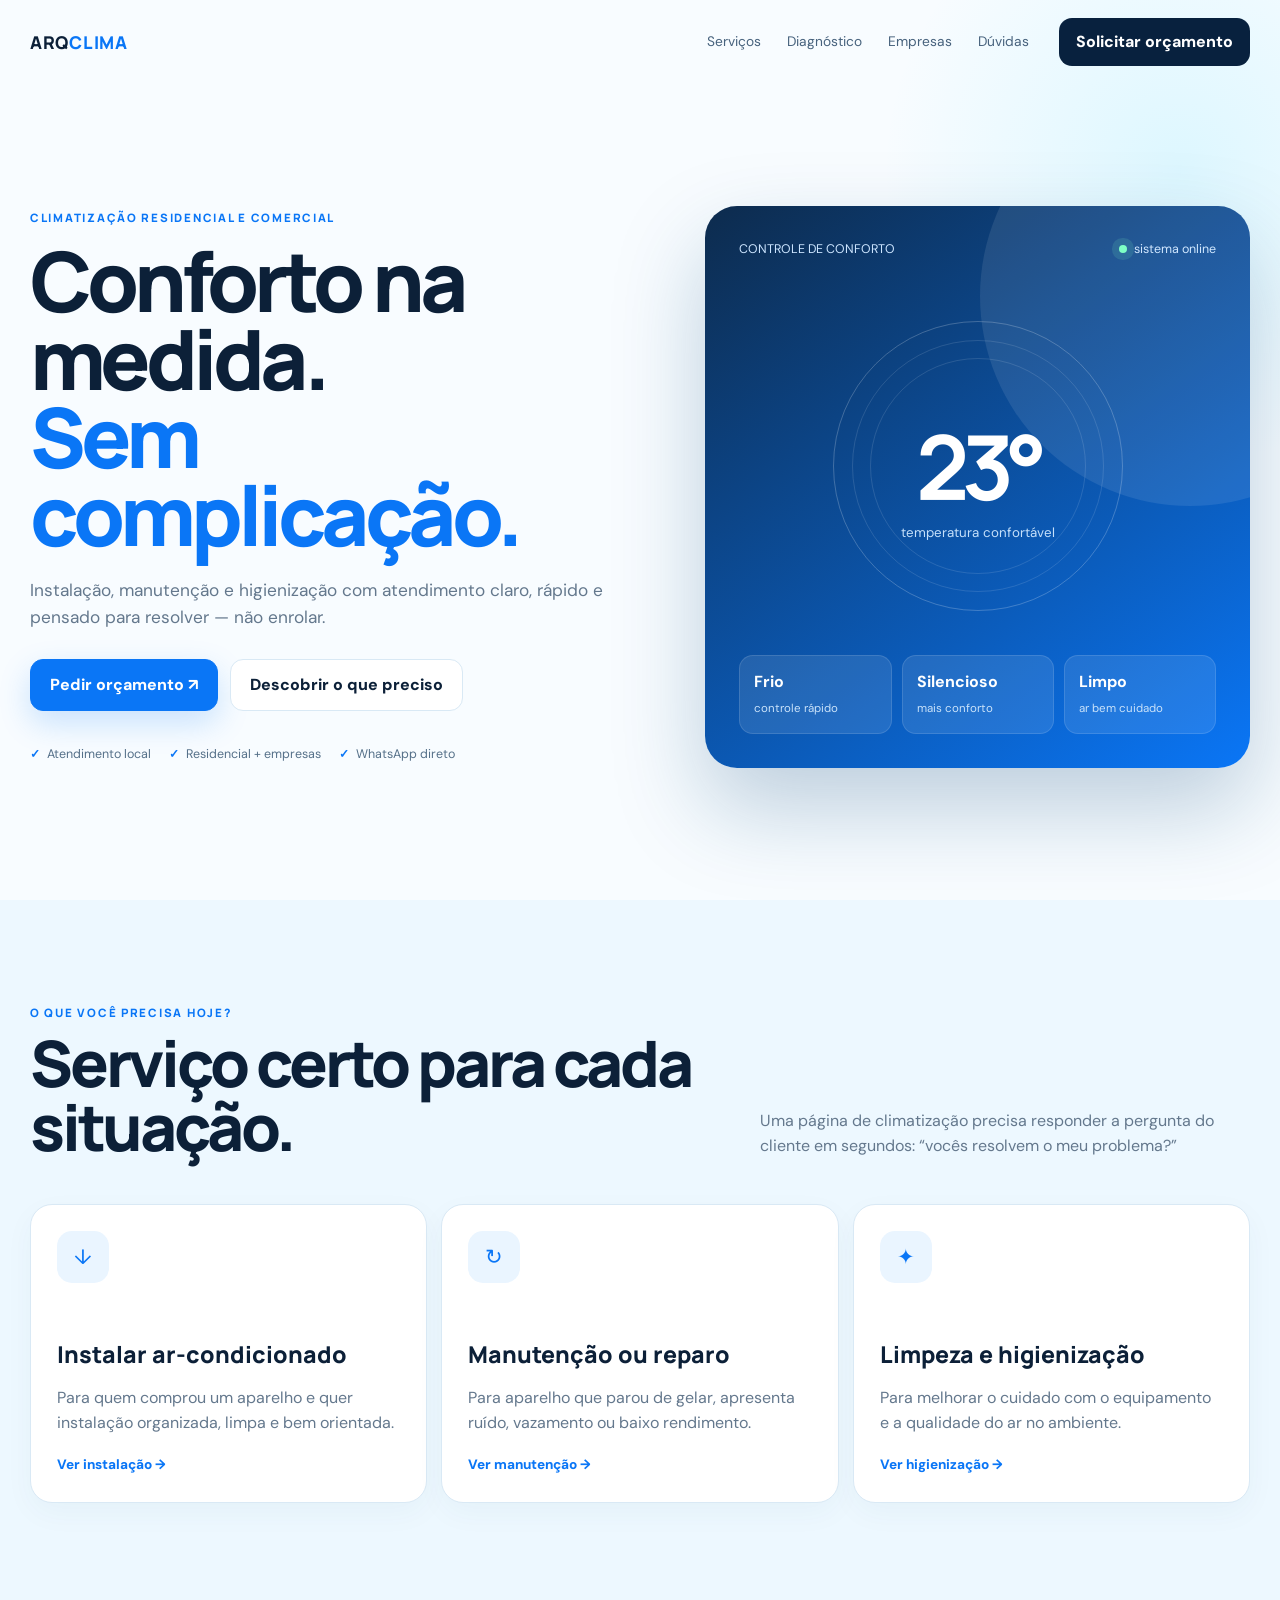
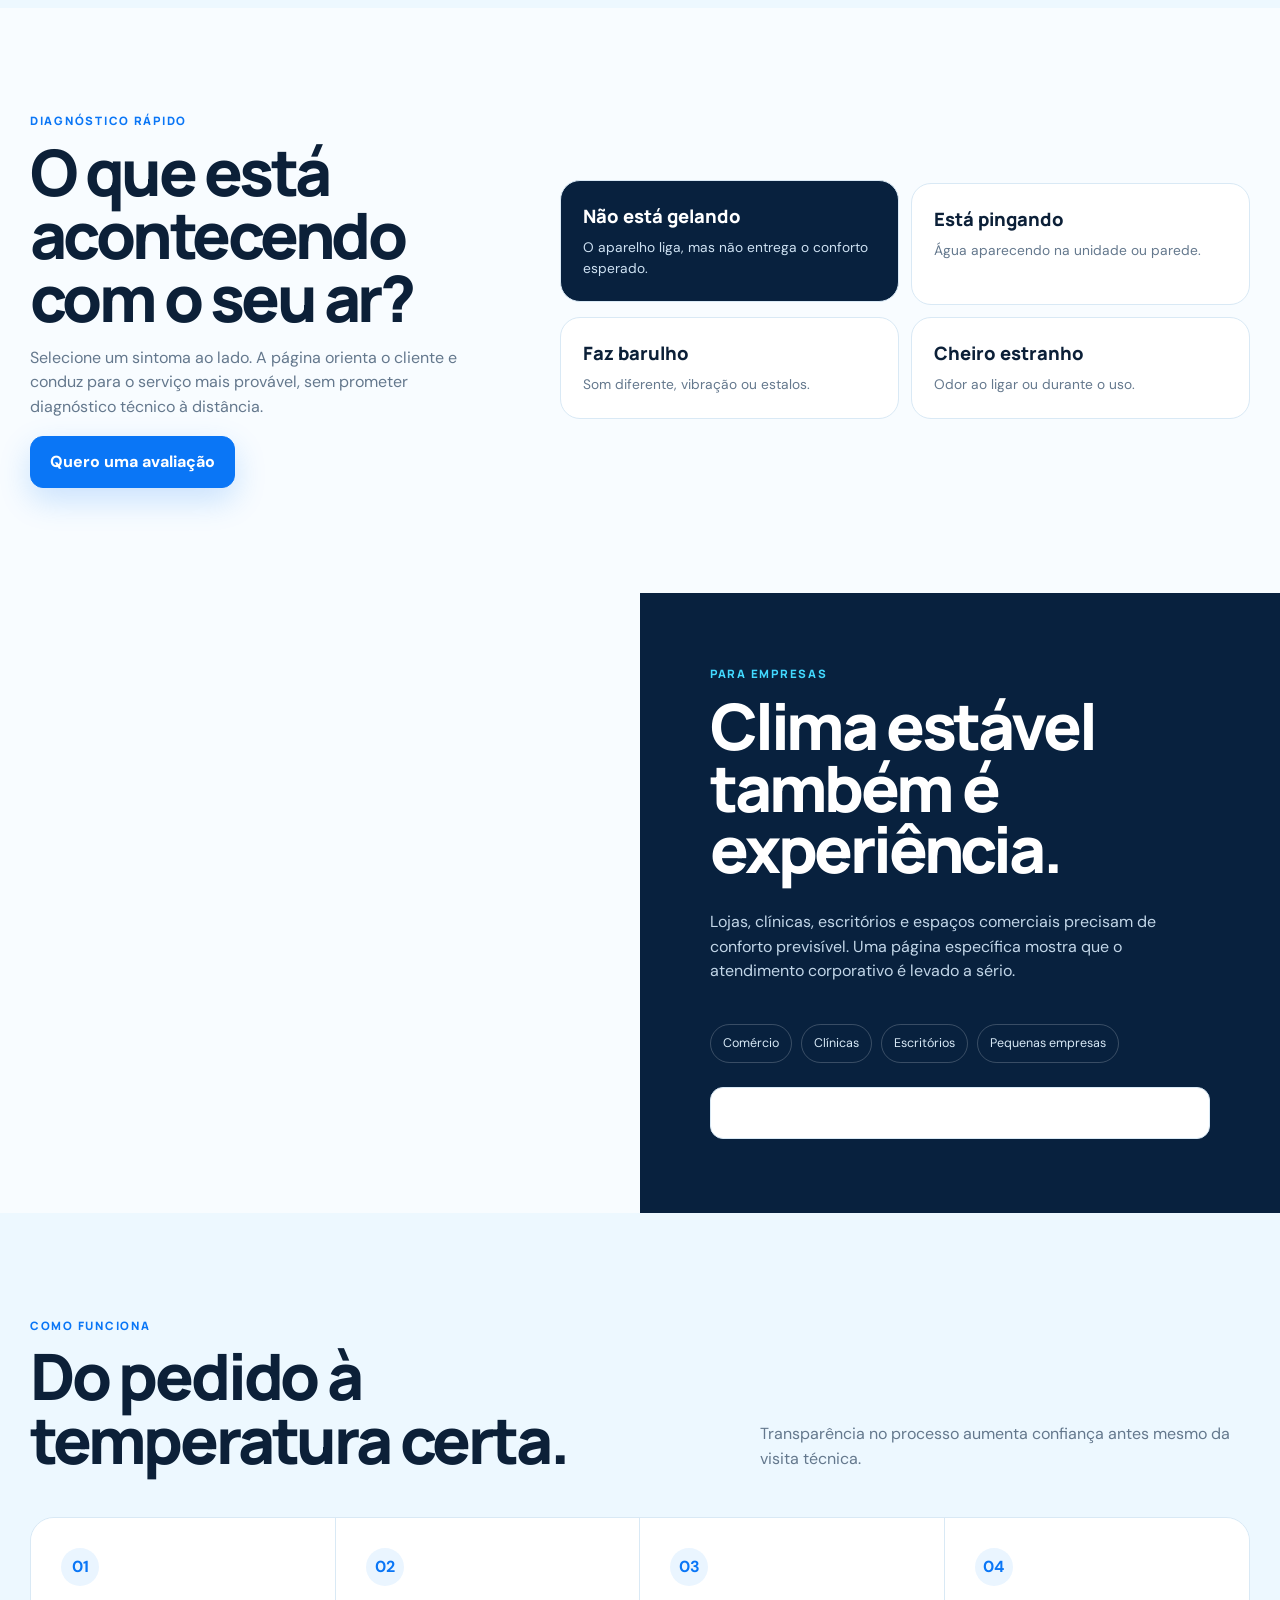
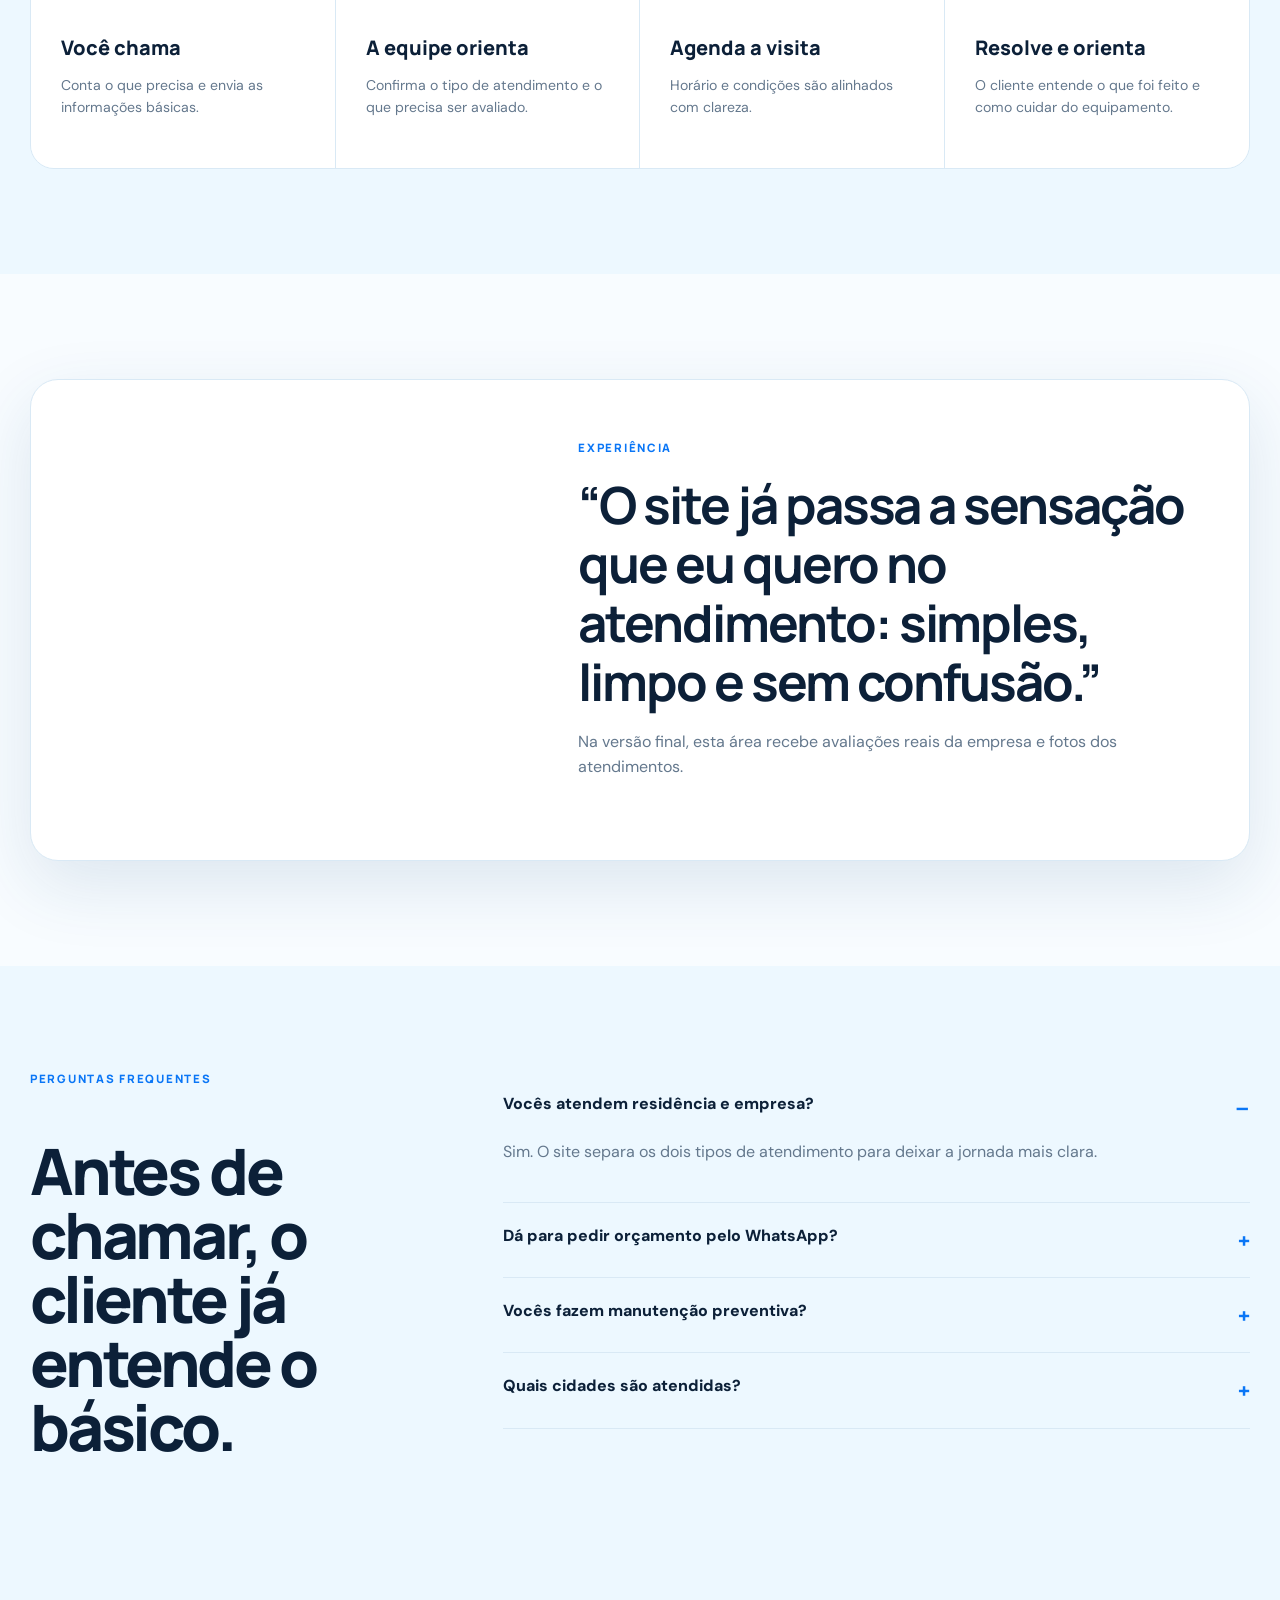
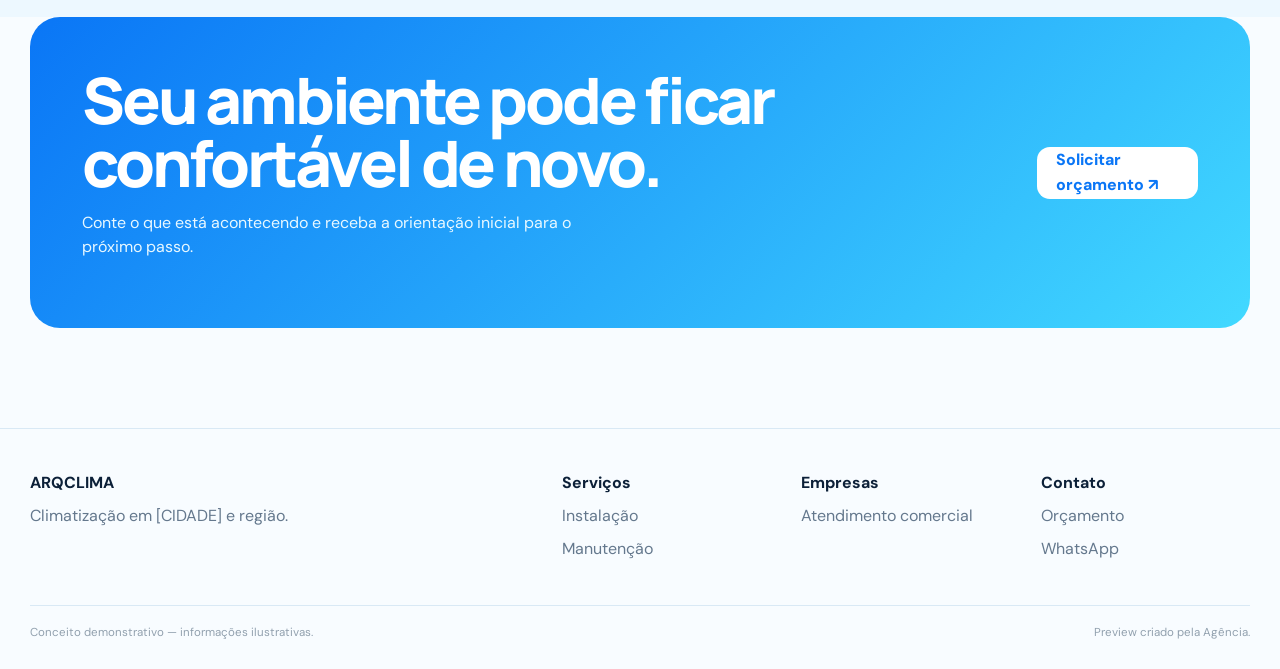
<file: index.html>
<!doctype html><html lang="pt-BR"><head><meta charset="utf-8"><meta name="viewport" content="width=device-width,initial-scale=1"><title>ArqClima | Climatização inteligente</title><meta name="description" content="Instalação, manutenção e higienização de ar-condicionado para residências e empresas."><link rel="stylesheet" href="styles.css"></head><body>
<header class="site-header"><div class="shell header"><a class="brand" href="index.html">ARQ<span>CLIMA</span></a><nav class="nav"><a href="servicos.html">Serviços</a><a href="#diagnostico">Diagnóstico</a><a href="empresas.html">Empresas</a><a href="#faq">Dúvidas</a></nav><a class="header-cta" href="orcamento.html">Solicitar orçamento</a><button class="menu">☰</button></div></header>
<main><section class="hero"><div class="shell hero-grid"><div class="hero-copy reveal"><div class="label">Climatização residencial e comercial</div><h1>Conforto na medida.<br><em>Sem complicação.</em></h1><p>Instalação, manutenção e higienização com atendimento claro, rápido e pensado para resolver — não enrolar.</p><div class="actions"><a class="btn primary" href="orcamento.html">Pedir orçamento ↗</a><a class="btn secondary" href="#diagnostico">Descobrir o que preciso</a></div><div class="quickproof"><span>Atendimento local</span><span>Residencial + empresas</span><span>WhatsApp direto</span></div></div>
<div class="climate-card reveal"><div class="unit-top"><span>CONTROLE DE CONFORTO</span><span class="status"><i></i> sistema online</span></div><div class="dial"><strong>23°</strong><small>temperatura confortável</small></div><div class="climate-bottom"><div><b>Frio</b><span>controle rápido</span></div><div><b>Silencioso</b><span>mais conforto</span></div><div><b>Limpo</b><span>ar bem cuidado</span></div></div></div></div></section>
<section class="section alt"><div class="shell"><div class="section-head reveal"><div><div class="label">O que você precisa hoje?</div><h2>Serviço certo para cada situação.</h2></div><p>Uma página de climatização precisa responder a pergunta do cliente em segundos: “vocês resolvem o meu problema?”</p></div><div class="need-grid"><article class="need reveal"><div class="need-icon">↓</div><h3>Instalar ar-condicionado</h3><p>Para quem comprou um aparelho e quer instalação organizada, limpa e bem orientada.</p><a href="servicos.html">Ver instalação →</a></article><article class="need reveal"><div class="need-icon">↻</div><h3>Manutenção ou reparo</h3><p>Para aparelho que parou de gelar, apresenta ruído, vazamento ou baixo rendimento.</p><a href="servicos.html">Ver manutenção →</a></article><article class="need reveal"><div class="need-icon">✦</div><h3>Limpeza e higienização</h3><p>Para melhorar o cuidado com o equipamento e a qualidade do ar no ambiente.</p><a href="servicos.html">Ver higienização →</a></article></div></div></section>
<section class="section" id="diagnostico"><div class="shell diagnostic"><div class="diag-copy reveal"><div class="label">Diagnóstico rápido</div><h2>O que está acontecendo com o seu ar?</h2><p id="diagnosticText">Selecione um sintoma ao lado. A página orienta o cliente e conduz para o serviço mais provável, sem prometer diagnóstico técnico à distância.</p><a class="btn primary" href="orcamento.html">Quero uma avaliação</a></div><div class="symptoms"><article class="symptom active" data-answer="Pode haver perda de rendimento, sujeira, configuração ou outra causa. O próximo passo é uma avaliação técnica."><h3>Não está gelando</h3><p>O aparelho liga, mas não entrega o conforto esperado.</p></article><article class="symptom" data-answer="Vazamentos podem ter diferentes causas. A página leva o cliente a solicitar uma visita para identificação segura do problema."><h3>Está pingando</h3><p>Água aparecendo na unidade ou parede.</p></article><article class="symptom" data-answer="Ruídos incomuns merecem inspeção. O site orienta o cliente a evitar improvisos e pedir uma avaliação."><h3>Faz barulho</h3><p>Som diferente, vibração ou estalos.</p></article><article class="symptom" data-answer="Cheiro desagradável pode indicar necessidade de limpeza e inspeção do sistema."><h3>Cheiro estranho</h3><p>Odor ao ligar ou durante o uso.</p></article></div></div></section>
<section class="split-photo"><div class="photo-panel"></div><div class="business-panel"><div class="label">Para empresas</div><h2>Clima estável também é experiência.</h2><p>Lojas, clínicas, escritórios e espaços comerciais precisam de conforto previsível. Uma página específica mostra que o atendimento corporativo é levado a sério.</p><div class="chips"><span>Comércio</span><span>Clínicas</span><span>Escritórios</span><span>Pequenas empresas</span></div><a class="btn secondary" href="empresas.html">Conhecer atendimento empresarial</a></div></section>
<section class="section alt"><div class="shell"><div class="section-head reveal"><div><div class="label">Como funciona</div><h2>Do pedido à temperatura certa.</h2></div><p>Transparência no processo aumenta confiança antes mesmo da visita técnica.</p></div><div class="steps"><article class="step"><b>01</b><h3>Você chama</h3><p>Conta o que precisa e envia as informações básicas.</p></article><article class="step"><b>02</b><h3>A equipe orienta</h3><p>Confirma o tipo de atendimento e o que precisa ser avaliado.</p></article><article class="step"><b>03</b><h3>Agenda a visita</h3><p>Horário e condições são alinhados com clareza.</p></article><article class="step"><b>04</b><h3>Resolve e orienta</h3><p>O cliente entende o que foi feito e como cuidar do equipamento.</p></article></div></div></section>
<section class="section"><div class="shell review-card reveal"><div class="review-photo"></div><div class="review-copy"><div class="label">Experiência</div><blockquote>“O site já passa a sensação que eu quero no atendimento: simples, limpo e sem confusão.”</blockquote><p>Na versão final, esta área recebe avaliações reais da empresa e fotos dos atendimentos.</p></div></div></section>
<section class="section alt" id="faq"><div class="shell faq"><div><div class="label">Perguntas frequentes</div><h2>Antes de chamar, o cliente já entende o básico.</h2></div><div><details open><summary>Vocês atendem residência e empresa?</summary><p>Sim. O site separa os dois tipos de atendimento para deixar a jornada mais clara.</p></details><details><summary>Dá para pedir orçamento pelo WhatsApp?</summary><p>Sim. O CTA principal prepara a conversa e pode incluir cidade, aparelho e necessidade.</p></details><details><summary>Vocês fazem manutenção preventiva?</summary><p>A versão final lista exatamente os serviços reais oferecidos pela empresa.</p></details><details><summary>Quais cidades são atendidas?</summary><p>Na implantação real, esta seção mostra as cidades e regiões de atendimento confirmadas.</p></details></div></div></section>
<section class="cta"><div class="shell cta-box reveal"><div><h2>Seu ambiente pode ficar confortável de novo.</h2><p>Conte o que está acontecendo e receba a orientação inicial para o próximo passo.</p></div><a class="btn" href="orcamento.html">Solicitar orçamento ↗</a></div></section></main>
<footer class="footer"><div class="shell"><div class="footgrid"><div><strong>ARQCLIMA</strong><p>Climatização em [CIDADE] e região.</p></div><div><strong>Serviços</strong><a href="servicos.html">Instalação</a><a href="servicos.html">Manutenção</a></div><div><strong>Empresas</strong><a href="empresas.html">Atendimento comercial</a></div><div><strong>Contato</strong><a href="orcamento.html">Orçamento</a><a data-wa="Olá! Vim pelo site.">WhatsApp</a></div></div><div class="fine"><span>Conceito demonstrativo — informações ilustrativas.</span><span>Preview criado pela Agência.</span></div></div></footer><script src="app.js"></script></body></html>
</file>
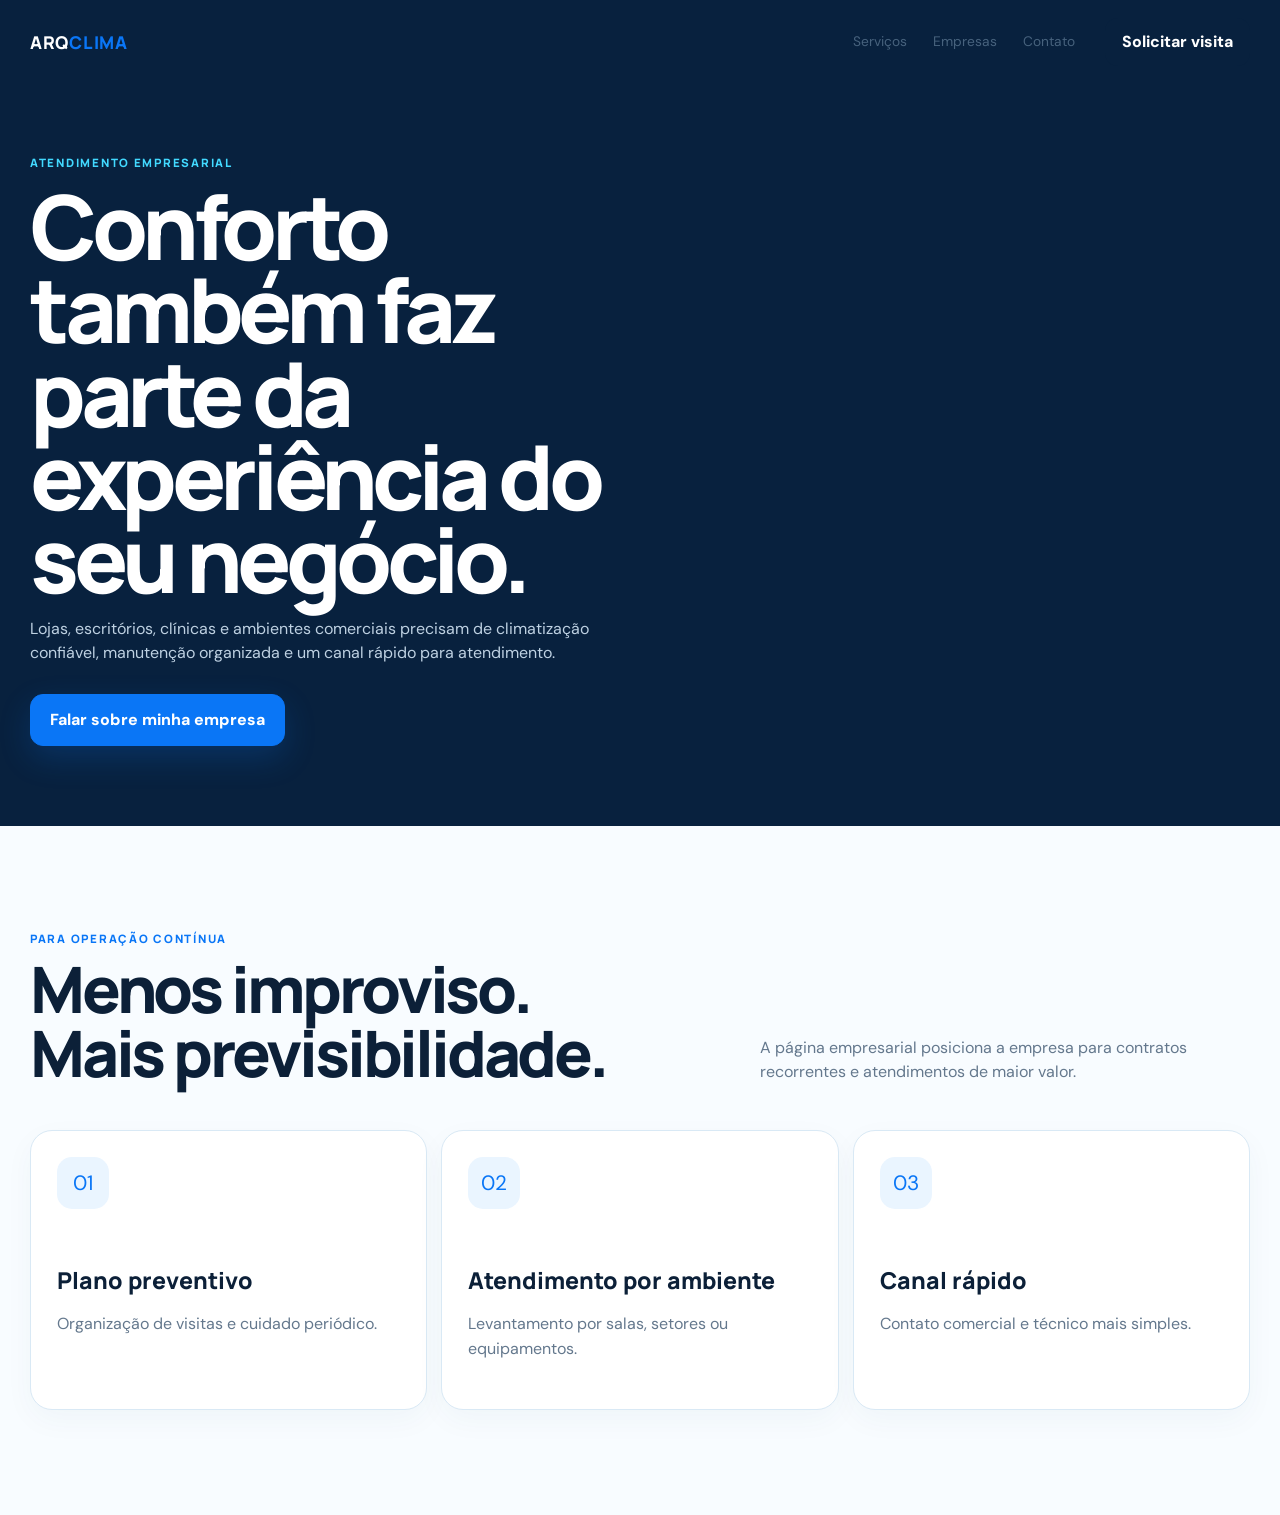
<file: empresas.html>
<!doctype html><html lang="pt-BR"><head><meta charset="utf-8"><meta name="viewport" content="width=device-width,initial-scale=1"><title>Empresas | ArqClima</title><link rel="stylesheet" href="styles.css"></head><body><header class="site-header"><div class="shell header"><a class="brand" href="index.html" style="color:white">ARQ<span>CLIMA</span></a><nav class="nav"><a href="servicos.html">Serviços</a><a href="empresas.html">Empresas</a><a href="orcamento.html">Contato</a></nav><a class="header-cta" href="orcamento.html">Solicitar visita</a><button class="menu">☰</button></div></header><main><section class="enterprise-hero"><div class="shell enterprise-grid"><div><div class="label" style="color:var(--cyan)">Atendimento empresarial</div><h1>Conforto também faz parte da experiência do seu negócio.</h1><p>Lojas, escritórios, clínicas e ambientes comerciais precisam de climatização confiável, manutenção organizada e um canal rápido para atendimento.</p><div class="actions"><a class="btn primary" href="orcamento.html">Falar sobre minha empresa</a></div></div><div class="enterprise-img"></div></div></section><section class="section"><div class="shell"><div class="section-head"><div><div class="label">Para operação contínua</div><h2>Menos improviso.<br>Mais previsibilidade.</h2></div><p>A página empresarial posiciona a empresa para contratos recorrentes e atendimentos de maior valor.</p></div><div class="need-grid"><article class="need"><div class="need-icon">01</div><h3>Plano preventivo</h3><p>Organização de visitas e cuidado periódico.</p></article><article class="need"><div class="need-icon">02</div><h3>Atendimento por ambiente</h3><p>Levantamento por salas, setores ou equipamentos.</p></article><article class="need"><div class="need-icon">03</div><h3>Canal rápido</h3><p>Contato comercial e técnico mais simples.</p></article></div></div></section></main><script src="app.js"></script></body></html>
</file>
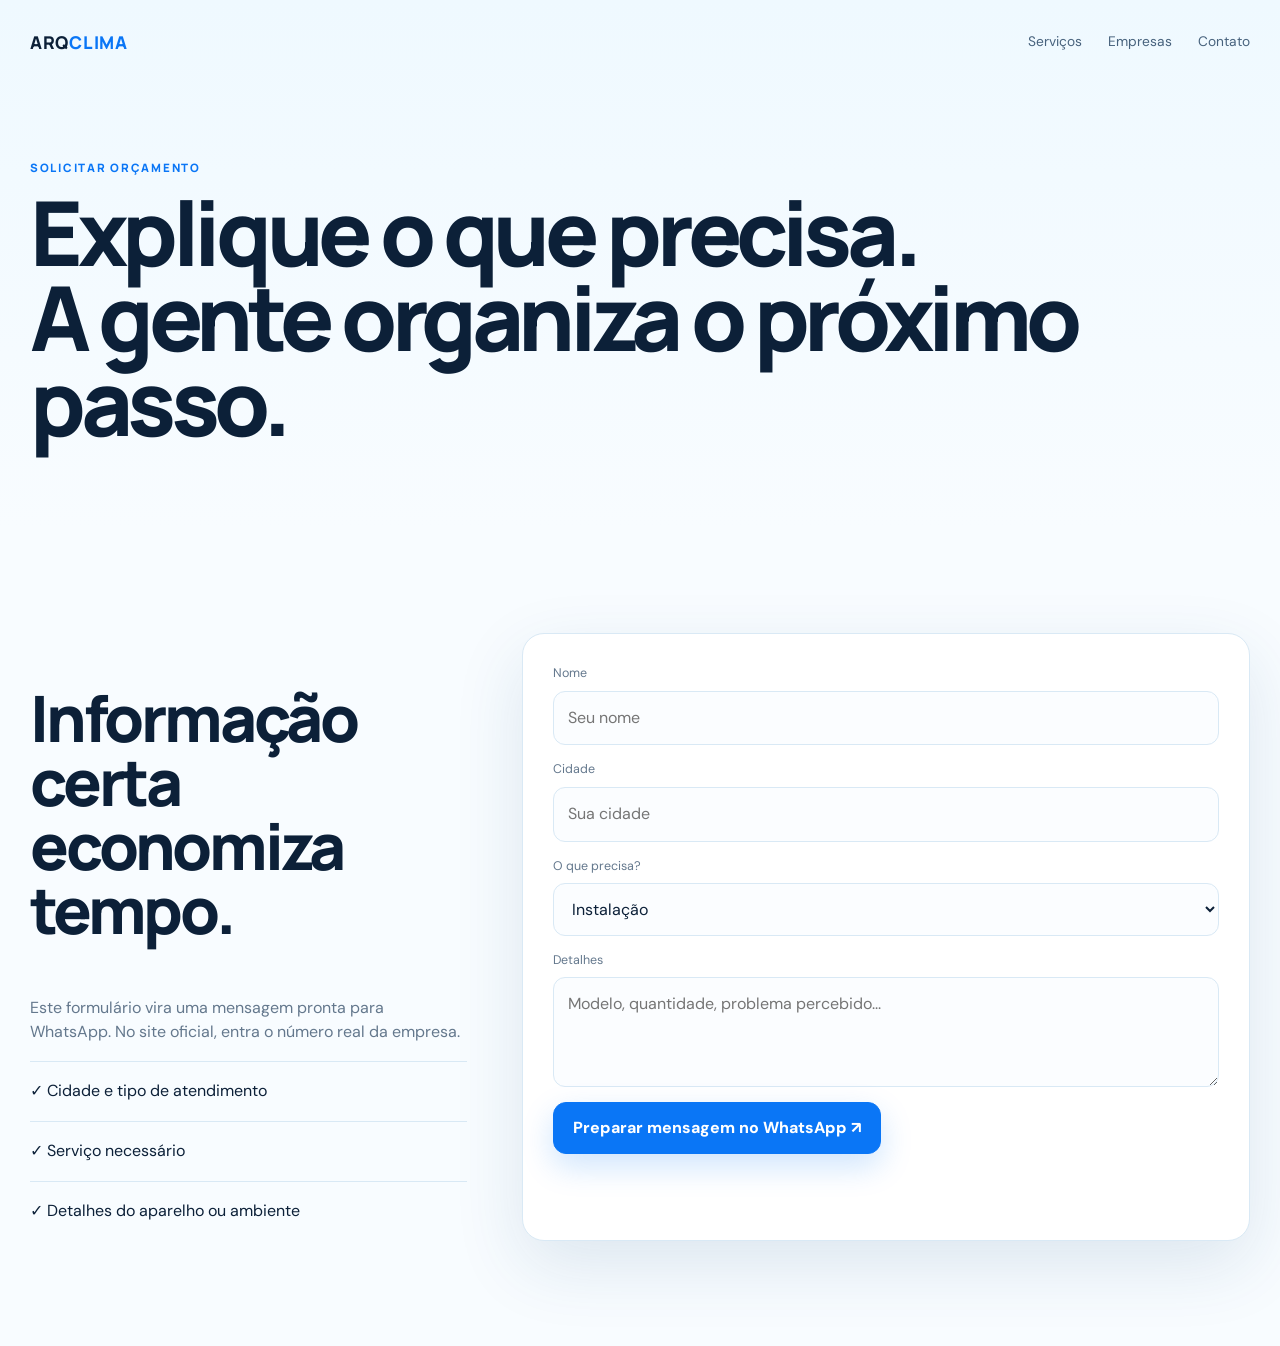
<file: orcamento.html>
<!doctype html><html lang="pt-BR"><head><meta charset="utf-8"><meta name="viewport" content="width=device-width,initial-scale=1"><title>Orçamento | ArqClima</title><link rel="stylesheet" href="styles.css"></head><body><header class="site-header scrolled"><div class="shell header"><a class="brand" href="index.html">ARQ<span>CLIMA</span></a><nav class="nav"><a href="servicos.html">Serviços</a><a href="empresas.html">Empresas</a><a href="orcamento.html">Contato</a></nav><button class="menu">☰</button></div></header><main><section class="page-hero"><div class="shell"><div class="label">Solicitar orçamento</div><h1>Explique o que precisa.<br>A gente organiza o próximo passo.</h1></div></section><section class="section"><div class="shell quote-form"><aside class="quote-aside"><h2>Informação certa economiza tempo.</h2><p>Este formulário vira uma mensagem pronta para WhatsApp. No site oficial, entra o número real da empresa.</p><div class="aside-item">✓ Cidade e tipo de atendimento</div><div class="aside-item">✓ Serviço necessário</div><div class="aside-item">✓ Detalhes do aparelho ou ambiente</div></aside><form id="quoteForm" class="form-card"><div class="field"><label>Nome</label><input name="nome" required placeholder="Seu nome"></div><div class="field"><label>Cidade</label><input name="cidade" required placeholder="Sua cidade"></div><div class="field"><label>O que precisa?</label><select name="servico"><option>Instalação</option><option>Manutenção</option><option>Higienização</option><option>Atendimento empresarial</option></select></div><div class="field"><label>Detalhes</label><textarea name="detalhes" placeholder="Modelo, quantidade, problema percebido..."></textarea></div><button class="btn primary" type="submit">Preparar mensagem no WhatsApp ↗</button></form></div></section></main><script src="app.js"></script></body></html>
</file>
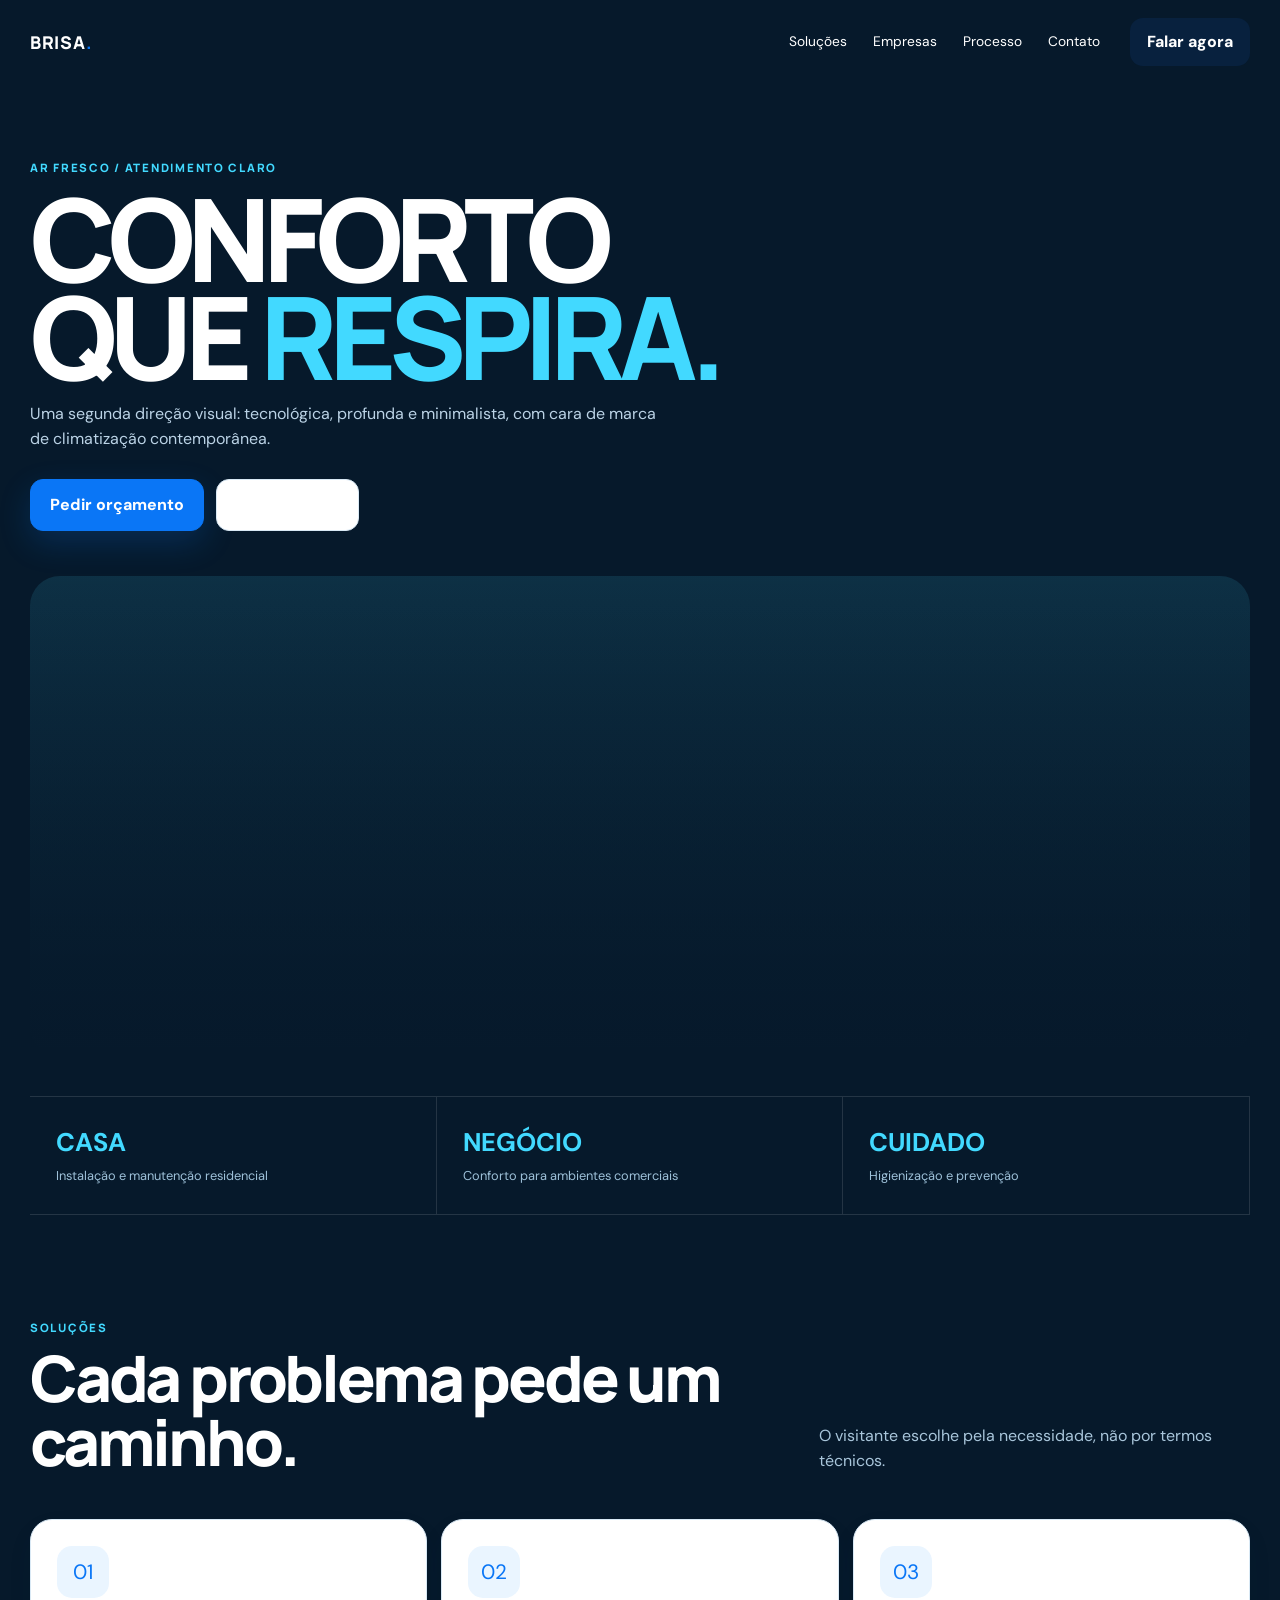
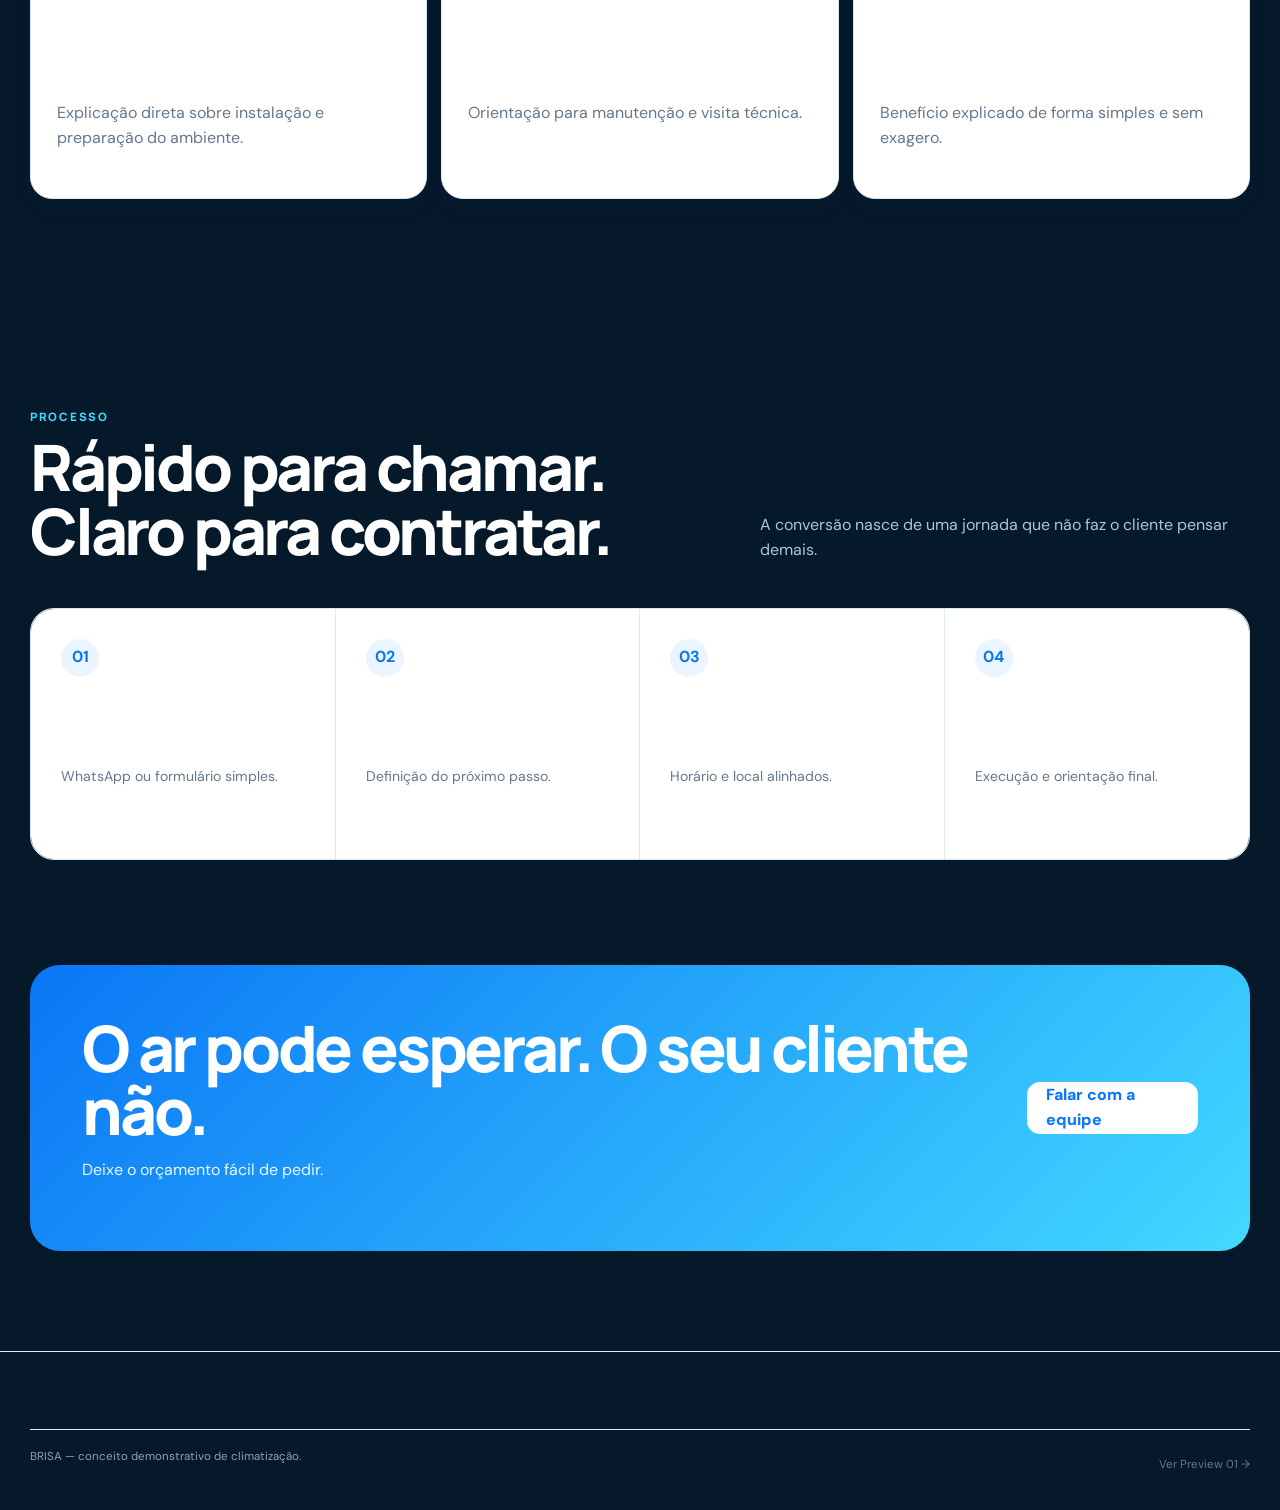
<file: preview-2.html>
<!doctype html><html lang="pt-BR"><head><meta charset="utf-8"><meta name="viewport" content="width=device-width,initial-scale=1"><title>BRISA — Climatização</title><link rel="stylesheet" href="styles.css"></head><body class="alt-body"><header class="site-header"><div class="shell header"><a class="brand" href="preview-2.html">BRISA<span>.</span></a><nav class="nav"><a href="#solucoes">Soluções</a><a href="empresas.html">Empresas</a><a href="#processo">Processo</a><a href="orcamento.html">Contato</a></nav><a class="header-cta" href="orcamento.html">Falar agora</a><button class="menu">☰</button></div></header><main><section class="alt-hero"><div class="shell"><div class="label" style="color:var(--cyan)">AR FRESCO / ATENDIMENTO CLARO</div><h1>CONFORTO<br>QUE <span>RESPIRA.</span></h1><p>Uma segunda direção visual: tecnológica, profunda e minimalista, com cara de marca de climatização contemporânea.</p><div class="actions"><a class="btn primary" href="orcamento.html">Pedir orçamento</a><a class="btn secondary" href="#solucoes">Ver soluções</a></div><div class="wave"></div></div></section><div class="shell alt-strip"><div><b>CASA</b><span>Instalação e manutenção residencial</span></div><div><b>NEGÓCIO</b><span>Conforto para ambientes comerciais</span></div><div><b>CUIDADO</b><span>Higienização e prevenção</span></div></div>
<section class="section" id="solucoes"><div class="shell"><div class="section-head"><div><div class="label" style="color:var(--cyan)">Soluções</div><h2 style="color:white">Cada problema pede um caminho.</h2></div><p style="color:#a9c6db">O visitante escolhe pela necessidade, não por termos técnicos.</p></div><div class="need-grid"><article class="need"><div class="need-icon">01</div><h3>Quero instalar</h3><p>Explicação direta sobre instalação e preparação do ambiente.</p></article><article class="need"><div class="need-icon">02</div><h3>Parou de gelar</h3><p>Orientação para manutenção e visita técnica.</p></article><article class="need"><div class="need-icon">03</div><h3>Quero higienizar</h3><p>Benefício explicado de forma simples e sem exagero.</p></article></div></div></section>
<section class="section" id="processo"><div class="shell"><div class="section-head"><div><div class="label" style="color:var(--cyan)">Processo</div><h2 style="color:white">Rápido para chamar.<br>Claro para contratar.</h2></div><p style="color:#a9c6db">A conversão nasce de uma jornada que não faz o cliente pensar demais.</p></div><div class="steps"><article class="step"><b>01</b><h3>Conte o problema</h3><p>WhatsApp ou formulário simples.</p></article><article class="step"><b>02</b><h3>Receba orientação</h3><p>Definição do próximo passo.</p></article><article class="step"><b>03</b><h3>Agende</h3><p>Horário e local alinhados.</p></article><article class="step"><b>04</b><h3>Atendimento</h3><p>Execução e orientação final.</p></article></div></div></section><section class="cta"><div class="shell cta-box"><div><h2>O ar pode esperar. O seu cliente não.</h2><p>Deixe o orçamento fácil de pedir.</p></div><a class="btn" href="orcamento.html">Falar com a equipe</a></div></section></main><footer class="footer"><div class="shell fine"><span>BRISA — conceito demonstrativo de climatização.</span><a href="index.html">Ver Preview 01 →</a></div></footer><script src="app.js"></script></body></html>
</file>
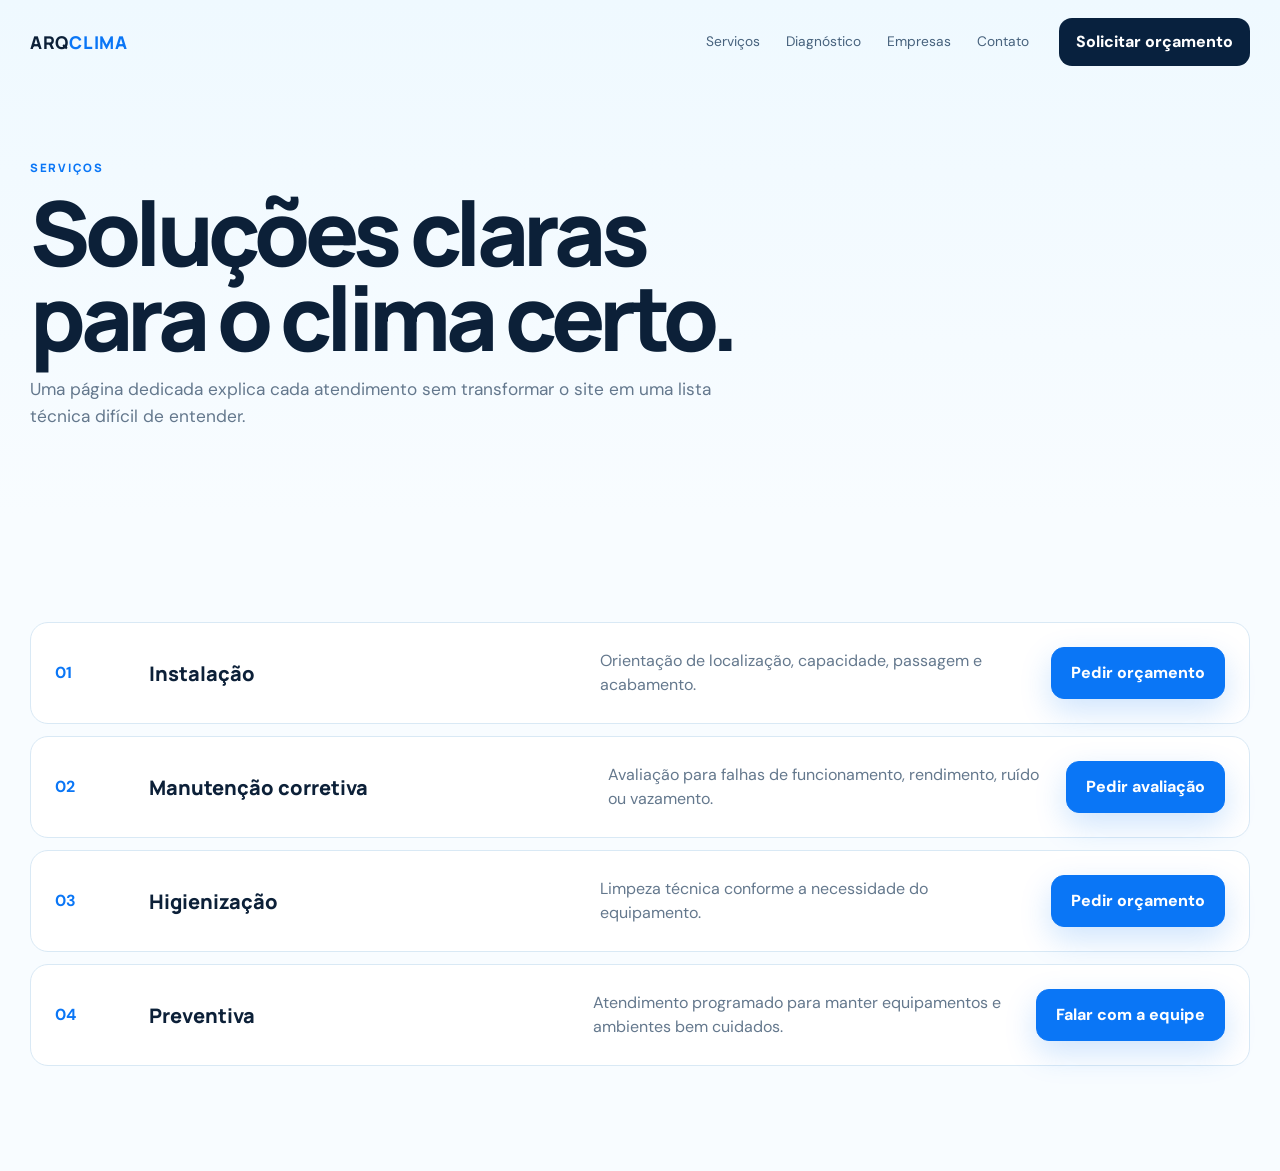
<file: servicos.html>
<!doctype html><html lang="pt-BR"><head><meta charset="utf-8"><meta name="viewport" content="width=device-width,initial-scale=1"><title>Serviços | ArqClima</title><link rel="stylesheet" href="styles.css"></head><body><header class="site-header scrolled"><div class="shell header"><a class="brand" href="index.html">ARQ<span>CLIMA</span></a><nav class="nav"><a href="servicos.html">Serviços</a><a href="index.html#diagnostico">Diagnóstico</a><a href="empresas.html">Empresas</a><a href="orcamento.html">Contato</a></nav><a class="header-cta" href="orcamento.html">Solicitar orçamento</a><button class="menu">☰</button></div></header><main><section class="page-hero"><div class="shell"><div class="label">Serviços</div><h1>Soluções claras<br>para o clima certo.</h1><p>Uma página dedicada explica cada atendimento sem transformar o site em uma lista técnica difícil de entender.</p></div></section><section class="section"><div class="shell service-table"><article class="service-line"><b>01</b><h3>Instalação</h3><p>Orientação de localização, capacidade, passagem e acabamento.</p><a class="btn primary" data-wa="Olá! Quero orçamento de instalação.">Pedir orçamento</a></article><article class="service-line"><b>02</b><h3>Manutenção corretiva</h3><p>Avaliação para falhas de funcionamento, rendimento, ruído ou vazamento.</p><a class="btn primary" data-wa="Olá! Preciso de manutenção no ar-condicionado.">Pedir avaliação</a></article><article class="service-line"><b>03</b><h3>Higienização</h3><p>Limpeza técnica conforme a necessidade do equipamento.</p><a class="btn primary" data-wa="Olá! Quero saber sobre higienização.">Pedir orçamento</a></article><article class="service-line"><b>04</b><h3>Preventiva</h3><p>Atendimento programado para manter equipamentos e ambientes bem cuidados.</p><a class="btn primary" data-wa="Olá! Quero saber sobre manutenção preventiva.">Falar com a equipe</a></article></div></section></main><script src="app.js"></script></body></html>
</file>
<file: styles.css>
@import url('https://fonts.googleapis.com/css2?family=DM+Sans:wght@400;500;600;700&family=Manrope:wght@500;600;700;800&display=swap');
:root{--blue:#0a76f6;--cyan:#42d9ff;--navy:#08213e;--ice:#edf8ff;--white:#fff;--text:#0c2038;--muted:#64788d;--line:#d9e9f5;--max:1220px;--shadow:0 24px 70px rgba(25,77,120,.12)}
*{box-sizing:border-box}html{scroll-behavior:smooth}body{margin:0;background:#f8fcff;color:var(--text);font:16px/1.55 "DM Sans",sans-serif}a{text-decoration:none;color:inherit}img{display:block;width:100%}button,input,select,textarea{font:inherit}.shell{width:min(var(--max),calc(100% - 44px));margin:auto}.label{font:800 .72rem "Manrope";letter-spacing:.15em;text-transform:uppercase;color:var(--blue)}.site-header{position:fixed;z-index:100;inset:0 0 auto;transition:.3s}.site-header.scrolled{background:rgba(248,252,255,.9);backdrop-filter:blur(16px);border-bottom:1px solid var(--line)}.header{height:84px;display:flex;align-items:center;gap:30px}.brand{font:800 1.1rem "Manrope";letter-spacing:.04em}.brand span{color:var(--blue)}.nav{display:flex;gap:26px;margin-left:auto;font-size:.86rem;color:#47627d}.nav a:hover{color:var(--blue)}.header-cta{padding:12px 17px;background:var(--navy);color:white;border-radius:13px;font-weight:800}.menu{display:none;margin-left:auto;border:1px solid var(--line);background:white;border-radius:12px;width:44px;height:44px}.hero{padding:150px 0 76px;min-height:100svh;display:grid;align-items:center;position:relative;overflow:hidden}.hero:before{content:"";position:absolute;width:600px;height:600px;border-radius:50%;background:radial-gradient(circle,var(--cyan),transparent 70%);opacity:.15;right:-200px;top:-130px}.hero-grid{display:grid;grid-template-columns:1fr .9fr;gap:70px;align-items:center}.hero h1{font:800 clamp(3.7rem,6.5vw,7.2rem)/.94 "Manrope";letter-spacing:-.06em;margin:16px 0 24px}.hero h1 em{font-style:normal;color:var(--blue)}.hero-copy>p{font-size:1.08rem;color:var(--muted);max-width:650px}.actions{display:flex;gap:12px;flex-wrap:wrap;margin-top:28px}.btn{display:inline-flex;align-items:center;justify-content:center;min-height:52px;padding:0 19px;border-radius:13px;border:1px solid var(--line);font-weight:800;cursor:pointer;transition:.25s}.btn.primary{background:var(--blue);color:white;border-color:var(--blue);box-shadow:0 12px 32px rgba(10,118,246,.2)}.btn.secondary{background:white}.btn:hover{transform:translateY(-3px)}.quickproof{display:flex;gap:18px;flex-wrap:wrap;margin-top:34px;color:#557089;font-size:.78rem}.quickproof span:before{content:"✓";color:var(--blue);font-weight:900;margin-right:7px}.climate-card{position:relative;min-height:560px;border-radius:32px;background:linear-gradient(145deg,#0d2b4d,#0a76f6);color:white;box-shadow:0 40px 90px rgba(13,71,120,.25);overflow:hidden;padding:34px}.climate-card:before{content:"";position:absolute;width:420px;height:420px;border-radius:50%;background:rgba(255,255,255,.09);right:-150px;top:-120px}.unit-top{display:flex;justify-content:space-between;align-items:center;color:#cce5ff;font-size:.78rem}.status{display:flex;align-items:center;gap:7px}.status i{width:8px;height:8px;border-radius:50%;background:#71ffbf;box-shadow:0 0 0 7px rgba(113,255,191,.13)}.dial{width:290px;height:290px;border:1px solid rgba(255,255,255,.22);border-radius:50%;margin:62px auto 44px;display:grid;place-items:center;position:relative}.dial:before,.dial:after{content:"";position:absolute;border-radius:50%;border:1px solid rgba(255,255,255,.12)}.dial:before{inset:18px}.dial:after{inset:36px}.dial strong{font:700 5.6rem/1 "Manrope";letter-spacing:-.08em}.dial small{position:absolute;bottom:66px;color:#c5e0fb}.climate-bottom{display:grid;grid-template-columns:repeat(3,1fr);gap:10px}.climate-bottom div{background:rgba(255,255,255,.1);border:1px solid rgba(255,255,255,.12);border-radius:14px;padding:14px}.climate-bottom b{display:block}.climate-bottom span{font-size:.72rem;color:#c9e2fa}.section{padding:105px 0}.section.alt{background:var(--ice)}.section-head{display:flex;justify-content:space-between;gap:45px;align-items:flex-end;margin-bottom:45px}.section-head h2{font:800 clamp(2.8rem,5vw,5.2rem)/1 "Manrope";letter-spacing:-.05em;margin:11px 0 0;max-width:800px}.section-head p{max-width:490px;margin:0;color:var(--muted)}.need-grid{display:grid;grid-template-columns:repeat(3,1fr);gap:14px}.need{background:white;border:1px solid var(--line);border-radius:22px;padding:26px;min-height:280px;box-shadow:0 10px 30px rgba(16,67,105,.04);transition:.3s}.need:hover{transform:translateY(-6px);box-shadow:var(--shadow)}.need-icon{width:52px;height:52px;border-radius:15px;background:#eaf5ff;color:var(--blue);display:grid;place-items:center;font-size:1.3rem}.need h3{font:800 1.45rem "Manrope";margin:55px 0 10px}.need p{color:var(--muted)}.need a{color:var(--blue);font-weight:800;font-size:.85rem}.diagnostic{display:grid;grid-template-columns:.8fr 1.2fr;gap:70px;align-items:center}.diag-copy h2{font:800 clamp(3rem,5vw,5.4rem)/.98 "Manrope";letter-spacing:-.055em;margin:13px 0}.diag-copy p{color:var(--muted)}.symptoms{display:grid;grid-template-columns:1fr 1fr;gap:12px}.symptom{border:1px solid var(--line);background:white;border-radius:20px;padding:22px;cursor:pointer;transition:.25s}.symptom:hover,.symptom.active{background:var(--navy);color:white;transform:translateY(-3px)}.symptom.active p,.symptom:hover p{color:#cfe2f3}.symptom h3{font:800 1.15rem "Manrope";margin:0 0 8px}.symptom p{color:var(--muted);font-size:.86rem;margin:0}.split-photo{display:grid;grid-template-columns:1fr 1fr;min-height:620px}.photo-panel{background:url('https://images.unsplash.com/photo-1600566753086-00f18fb6b3ea?auto=format&fit=crop&w=1500&q=88') center/cover}.business-panel{padding:70px;background:var(--navy);color:white;display:flex;flex-direction:column;justify-content:center}.business-panel .label{color:var(--cyan)}.business-panel h2{font:800 clamp(3rem,5vw,5.2rem)/.96 "Manrope";letter-spacing:-.05em;margin:14px 0}.business-panel p{color:#c2d6e8;max-width:520px}.chips{display:flex;gap:9px;flex-wrap:wrap;margin:24px 0}.chips span{padding:9px 12px;border:1px solid rgba(255,255,255,.2);border-radius:999px;font-size:.78rem;color:#d8e9f6}.steps{display:grid;grid-template-columns:repeat(4,1fr);gap:0;border:1px solid var(--line);border-radius:24px;overflow:hidden}.step{padding:30px;background:white;border-right:1px solid var(--line);min-height:250px}.step:last-child{border-right:0}.step b{display:grid;place-items:center;width:38px;height:38px;border-radius:50%;background:#eaf5ff;color:var(--blue)}.step h3{font:800 1.25rem "Manrope";margin:48px 0 8px}.step p{color:var(--muted);font-size:.88rem}.review-card{display:grid;grid-template-columns:.8fr 1.2fr;border-radius:28px;overflow:hidden;background:white;border:1px solid var(--line);box-shadow:var(--shadow)}.review-photo{background:url('https://images.unsplash.com/photo-1600566753190-17f0baa2a6c3?auto=format&fit=crop&w=1400&q=88') center/cover;min-height:480px}.review-copy{padding:60px}.review-copy blockquote{font:700 clamp(2rem,4vw,3.6rem)/1.15 "Manrope";letter-spacing:-.04em;margin:20px 0}.review-copy p{color:var(--muted)}.faq{display:grid;grid-template-columns:.7fr 1.3fr;gap:70px}.faq h2{font:800 clamp(3rem,5vw,5rem)/1 "Manrope";letter-spacing:-.05em}.faq details{border-bottom:1px solid var(--line);padding:21px 0}.faq summary{font-weight:800;cursor:pointer;list-style:none;display:flex;justify-content:space-between}.faq summary:after{content:"+";color:var(--blue);font-size:1.3rem}.faq details[open] summary:after{content:"–"}.faq p{color:var(--muted);padding-right:50px}.cta{padding:0 0 100px}.cta-box{background:linear-gradient(135deg,#0a76f6,#42d9ff);color:white;border-radius:30px;padding:52px;display:flex;justify-content:space-between;align-items:center;gap:35px}.cta-box h2{font:800 clamp(2.8rem,5vw,5rem)/.98 "Manrope";letter-spacing:-.05em;margin:0}.cta-box p{max-width:520px;color:#e8f8ff}.cta-box .btn{background:white;color:var(--blue);border:0}.footer{border-top:1px solid var(--line);padding:42px 0 28px}.footgrid{display:grid;grid-template-columns:1.2fr repeat(3,.5fr);gap:30px}.footer a,.footer p{color:var(--muted);display:block;margin:8px 0}.fine{margin-top:35px;padding-top:18px;border-top:1px solid var(--line);display:flex;justify-content:space-between;gap:14px;font-size:.72rem;color:#91a0ae}.reveal{opacity:0;transform:translateY(22px);transition:.7s}.reveal.visible{opacity:1;transform:none}
.page-hero{padding:160px 0 70px;background:linear-gradient(180deg,#eff9ff,#f8fcff)}.page-hero h1{font:800 clamp(3.8rem,7vw,7rem)/.95 "Manrope";letter-spacing:-.06em;margin:14px 0}.page-hero p{max-width:700px;color:var(--muted);font-size:1.08rem}.service-table{display:grid;gap:12px}.service-line{display:grid;grid-template-columns:70px 1fr 1fr auto;gap:24px;align-items:center;background:white;border:1px solid var(--line);border-radius:18px;padding:24px}.service-line b{color:var(--blue)}.service-line h3{margin:0;font:800 1.25rem "Manrope"}.service-line p{margin:0;color:var(--muted)}.enterprise-hero{padding:155px 0 80px;background:var(--navy);color:white}.enterprise-grid{display:grid;grid-template-columns:1fr .9fr;gap:60px;align-items:center}.enterprise-hero h1{font:800 clamp(3.8rem,7vw,7rem)/.93 "Manrope";letter-spacing:-.06em;margin:14px 0}.enterprise-hero p{color:#bed1e2;max-width:620px}.enterprise-img{min-height:520px;border-radius:28px;background:url('https://images.unsplash.com/photo-1497366811353-6870744d04b2?auto=format&fit=crop&w=1400&q=88') center/cover}.quote-form{display:grid;grid-template-columns:.75fr 1.25fr;gap:55px}.form-card{background:white;border:1px solid var(--line);border-radius:22px;padding:30px;box-shadow:var(--shadow)}.field{display:grid;gap:7px;margin-bottom:15px}.field label{font-size:.78rem;color:var(--muted)}.field input,.field select,.field textarea{padding:14px;border:1px solid var(--line);border-radius:12px;background:#fbfdff;color:var(--text)}.field textarea{min-height:110px}.quote-aside h2{font:800 clamp(3rem,5vw,5rem)/1 "Manrope";letter-spacing:-.05em}.quote-aside p{color:var(--muted)}.aside-item{padding:17px 0;border-top:1px solid var(--line)}.alt-body{background:#06192b;color:#fff}.alt-body .site-header.scrolled{background:rgba(6,25,43,.9);border-color:rgba(255,255,255,.1)}.alt-body .brand,.alt-body .nav{color:white}.alt-hero{padding:160px 0 40px}.alt-hero h1{font:800 clamp(4.4rem,9vw,9rem)/.85 "Manrope";letter-spacing:-.07em;margin:15px 0}.alt-hero h1 span{color:var(--cyan)}.alt-hero p{max-width:630px;color:#bbd3e6}.wave{height:480px;margin-top:45px;border-radius:30px;background:linear-gradient(180deg,rgba(66,217,255,.12),transparent),url('https://images.unsplash.com/photo-1600607688969-a5bfcd646154?auto=format&fit=crop&w=1900&q=88') center/cover;position:relative;overflow:hidden}.wave:after{content:"";position:absolute;inset:0;background:linear-gradient(0deg,rgba(6,25,43,.75),transparent)}.alt-strip{display:grid;grid-template-columns:repeat(3,1fr);border-block:1px solid rgba(255,255,255,.12)}.alt-strip div{padding:26px;border-right:1px solid rgba(255,255,255,.12)}.alt-strip b{display:block;font-size:1.6rem;color:var(--cyan)}.alt-strip span{color:#9ec1d9;font-size:.8rem}
@media(max-width:950px){.nav{position:fixed;display:none;inset:78px 14px auto;background:white;border:1px solid var(--line);padding:18px;flex-direction:column;border-radius:18px}.alt-body .nav{background:#08213e}.nav.open{display:flex}.menu{display:block}.header-cta{display:none}.hero-grid,.diagnostic,.faq,.review-card,.enterprise-grid,.quote-form{grid-template-columns:1fr}.climate-card{min-height:520px}.need-grid,.steps{grid-template-columns:1fr 1fr}.split-photo{grid-template-columns:1fr}.photo-panel{min-height:440px}.footgrid{grid-template-columns:1fr 1fr}.service-line{grid-template-columns:60px 1fr}.service-line p,.service-line .btn{grid-column:2}.alt-strip{grid-template-columns:1fr}}@media(max-width:620px){.shell{width:min(var(--max),calc(100% - 28px))}.hero{padding-top:125px}.hero h1{font-size:3.7rem}.dial{width:235px;height:235px}.dial strong{font-size:4.4rem}.climate-bottom{grid-template-columns:1fr}.section{padding:74px 0}.section-head{align-items:flex-start;flex-direction:column}.need-grid,.steps{grid-template-columns:1fr}.business-panel{padding:38px 24px}.cta-box{padding:34px 24px;align-items:flex-start;flex-direction:column}.footgrid{grid-template-columns:1fr}.fine{flex-direction:column}.page-hero h1,.enterprise-hero h1{font-size:3.7rem}}
</file>
